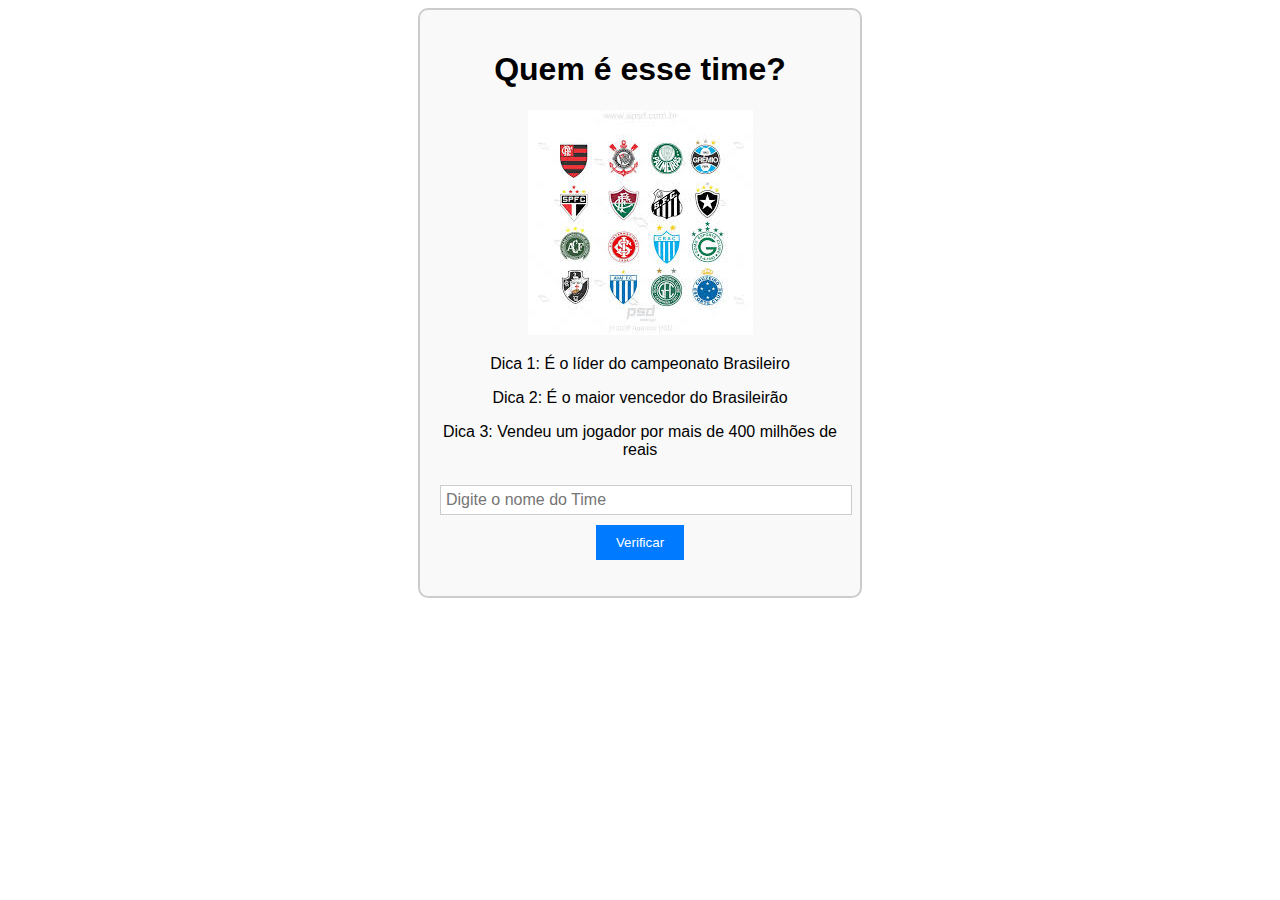
<file: index.html>
<!DOCTYPE html>
<html>

<head>
  <meta charset="utf-8">
  <meta name="viewport" content="width=device-width">
  <title>Futebol</title>
  <link href="style.css" rel="stylesheet" type="text/css" />
</head>

<body>

  <div class="container">
    <h1>Quem é esse time?</h1>
    <img src="download.jpg
" alt="Times">
    <p>Dica 1: É o líder do campeonato Brasileiro</p>
    <p>Dica 2: É o maior vencedor do Brasileirão</p>
    <p>Dica 3: Vendeu um jogador por mais de 400 milhões de reais</p>
    <input type="text" id="resposta" placeholder="Digite o nome do Time">
    <button onclick="verificarResposta()">Verificar</button>
    <p id="mensagem"></p>
  </div>

  <script src="sketch.js"></script>


</body>

</html>
</file>
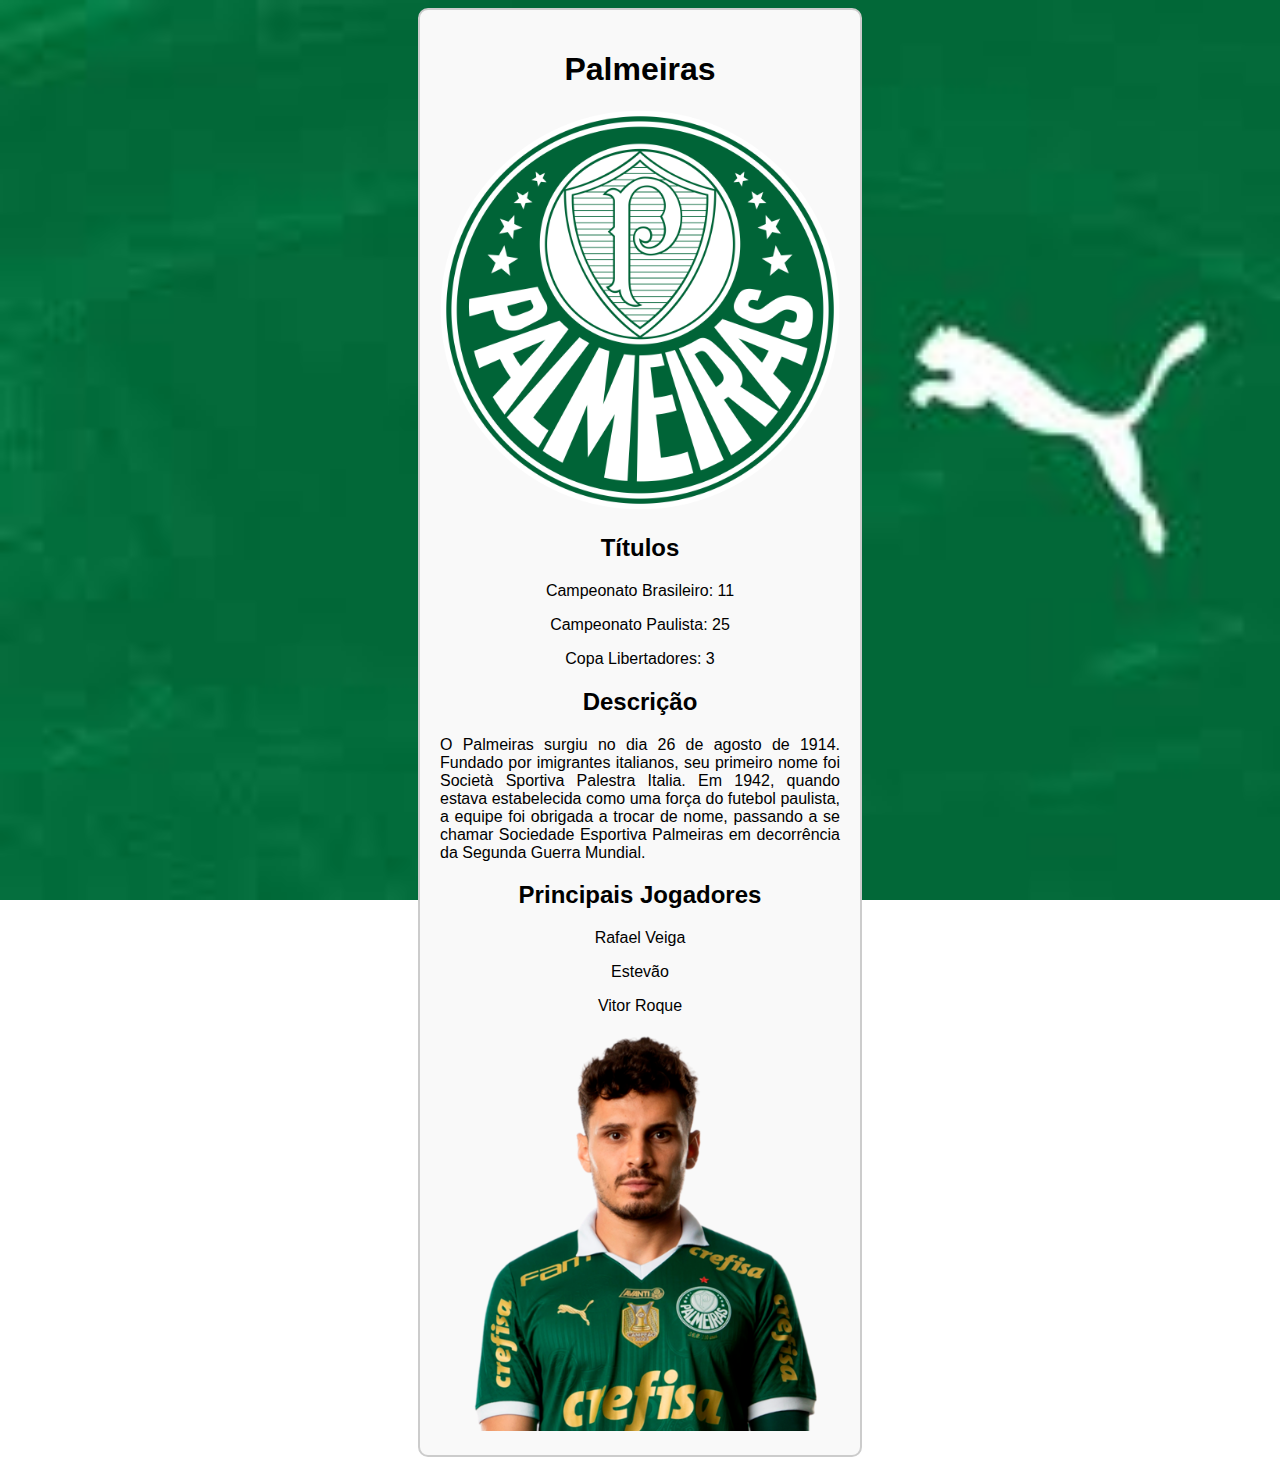
<file: index2.html>
<!DOCTYPE html>
<html>

<head>
  <meta charset="utf-8">
  <meta name="viewport" content="width=device-width">
  <title>Palmeiras</title>
  <link href="style.css" rel="stylesheet" type="text/css" />
  </head>

<body class="fundo">

  <div class="container">
    <h1>Palmeiras</h1>
    <img src="Palmeiras_logo.svg.webp" alt="Logo do Clube">
    <h2>Títulos</h2>
    <p>Campeonato Brasileiro: 11</p>
    <p>Campeonato Paulista: 25</p>
    <p>Copa Libertadores: 3</p>
    <h2>Descrição</h2>
    <p class="paragrafo-justificado">O Palmeiras surgiu no dia 26 de agosto de 1914. Fundado por imigrantes italianos, seu primeiro nome foi Società Sportiva Palestra Italia. Em 1942, quando estava estabelecida como uma força do futebol paulista, a equipe foi obrigada a trocar de nome, passando a se chamar Sociedade Esportiva Palmeiras em decorrência da Segunda Guerra Mundial. 
    </p>
    <h2>Principais Jogadores</h2>
    <p>Rafael Veiga</p>
    <p>Estevão</p>
    <p>Vitor Roque</p>
    <img src="refa.png" alt="Rafael Veiga">
  </div>


</body>

</html>
</file>
<file: style.css>
html {
  height: 100%;
  width: 100%;
}

body {
  font-family: Arial, sans-serif;
  text-align: center;
}

.container {
  max-width: 400px;
  margin: 0 auto;
  padding: 20px;
  border: 2px solid #ccc;
  border-radius: 10px;
  background-color: #f9f9f9;
}

img {
  max-width: 100%;
}

input {
  width: 100%;
  margin-top: 10px;
  padding: 5px;
  font-size: 16px;
  border: 1px solid #ccc;
}

button {
  margin-top: 10px;
  background-color: #007bff;
  color: #fff;
  padding: 10px 20px;
  border: none;
  cursor: pointer;
}

#mensagem {
  margin-top: 10px;
  font-weight: bold;
}

.container {
  text-align: center;
}

.paragrafo-justificado {
  text-align: justify;
}

.fundo{
  background-image: url('images.jpg');
  background-size: cover; /* Para cobrir toda a área da página */
  background-attachment: fixed; /* Para fixar a imagem no lugar enquanto você rola a página */
  animation: animacao-mar 10s linear infinite; /* Adiciona uma animação de mar à imagem de fundo */
}
@keyframes animacao-mar {
  0% {
    background-position: 0 0;
  }
  100% {
    background-position: 100% 0;
  }
}
</file>
